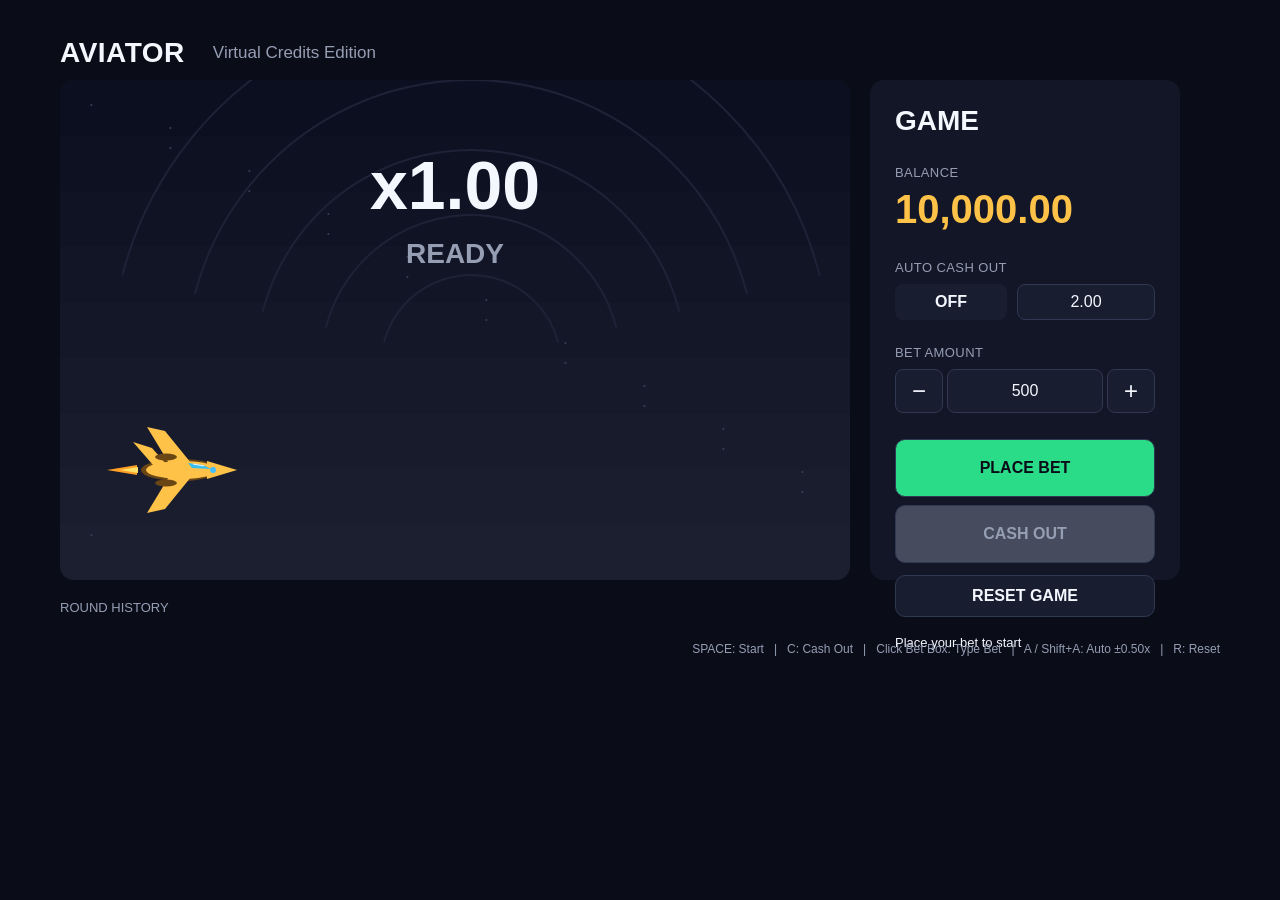
<file: index.html>
<!DOCTYPE html>
<html lang="en">
<head>
  <meta charset="UTF-8">
  <meta name="viewport" content="width=device-width, initial-scale=1.0">
  <title>Aviator - Virtual Credits</title>
  <link rel="stylesheet" href="style.css">
</head>
<body>
  <main class="app">
    <header class="topbar">
      <div class="brand">AVIATOR</div>
      <div class="subtitle">Virtual Credits Edition</div>
    </header>

    <section class="game-layout">
      <div class="flight-panel">
        <canvas id="gameCanvas"></canvas>
      </div>

      <aside class="side-panel">
        <h2>GAME</h2>

        <div class="label">BALANCE</div>
        <div id="balance" class="balance">10,000.00</div>

        <div class="label auto-label">AUTO CASH OUT</div>
        <div class="auto-row">
          <button id="autoToggle" class="toggle off">OFF</button>
          <input id="autoInput" class="auto-input" value="2.00" inputmode="decimal" aria-label="Auto cash out">
        </div>

        <div class="label bet-label">BET AMOUNT</div>
        <div class="bet-row">
          <button id="betMinus" class="small-btn">−</button>
          <input id="betInput" class="bet-input" value="500" inputmode="decimal" aria-label="Bet amount">
          <button id="betPlus" class="small-btn">+</button>
        </div>

        <button id="startBtn" class="main-btn start">PLACE BET</button>
        <button id="cashBtn" class="main-btn cash">CASH OUT</button>
        <button id="resetBtn" class="reset-btn">RESET GAME</button>

        <div id="message" class="message">Place your bet to start</div>
      </aside>
    </section>

    <section class="history-section">
      <div class="history-title">ROUND HISTORY</div>
      <div id="history" class="history"></div>
    </section>

    <footer>
      SPACE: Start &nbsp; | &nbsp; C: Cash Out &nbsp; | &nbsp;
      Click Bet Box: Type Bet &nbsp; | &nbsp; A / Shift+A: Auto ±0.50x &nbsp; | &nbsp; R: Reset
    </footer>
  </main>
  <script src="game.js"></script>
</body>
</html>
</file>
<file: style.css>
:root {
  --bg: #0a0d18;
  --panel: #121626;
  --panel2: #181d30;
  --white: #f5f7ff;
  --muted: #969eb4;
  --green: #2adc87;
  --red: #f5485c;
  --gold: #ffc248;
  --cyan: #46beff;
  --line: #303852;
}

* { box-sizing: border-box; }

body {
  margin: 0;
  min-height: 100vh;
  background: var(--bg);
  color: var(--white);
  font-family: Arial, Helvetica, sans-serif;
}

button, input { font: inherit; }

.app {
  width: min(1200px, 100%);
  margin: 0 auto;
  padding: 25px 20px 20px;
}

.topbar {
  height: 55px;
  display: flex;
  align-items: center;
  gap: 28px;
}

.brand {
  font-size: 28px;
  font-weight: 800;
  letter-spacing: .5px;
}

.subtitle {
  color: var(--muted);
  font-size: 17px;
}

.game-layout {
  display: grid;
  grid-template-columns: minmax(0, 790px) 310px;
  gap: 20px;
  align-items: start;
}

.flight-panel {
  height: 500px;
  border-radius: 14px;
  overflow: hidden;
  background: var(--panel);
}

#gameCanvas {
  width: 100%;
  height: 100%;
  display: block;
}

.side-panel {
  height: 500px;
  padding: 25px;
  background: var(--panel);
  border-radius: 14px;
}

.side-panel h2 {
  margin: 0 0 28px;
  font-size: 28px;
}

.label {
  color: var(--muted);
  font-size: 13px;
  letter-spacing: .4px;
}

.balance {
  color: var(--gold);
  font-size: 40px;
  font-weight: 800;
  margin-top: 7px;
  margin-bottom: 28px;
}

.auto-label { margin-bottom: 9px; }

.auto-row {
  display: flex;
  gap: 10px;
  margin-bottom: 25px;
}

.toggle, .auto-input {
  height: 36px;
  border-radius: 8px;
  border: 1px solid var(--line);
}

.toggle {
  width: 125px;
  border: 0;
  cursor: pointer;
  font-weight: 800;
}

.toggle.off { background: var(--panel2); color: var(--white); }
.toggle.on { background: var(--green); color: var(--bg); }

.auto-input {
  width: 138px;
  background: var(--panel2);
  color: var(--white);
  text-align: center;
  outline: none;
}

.auto-input:focus,
.bet-input:focus {
  border-color: var(--cyan);
}

.bet-label { margin-bottom: 9px; }

.bet-row {
  display: grid;
  grid-template-columns: 48px 1fr 48px;
  gap: 4px;
  margin-bottom: 18px;
}

.small-btn, .bet-input {
  height: 44px;
  border-radius: 8px;
  border: 1px solid var(--line);
  background: var(--panel2);
  color: var(--white);
}

.small-btn {
  cursor: pointer;
  font-size: 24px;
}

.small-btn:hover { background: #222941; }

.bet-input {
  width: 100%;
  text-align: center;
  outline: none;
}

.main-btn, .reset-btn {
  width: 100%;
  border-radius: 10px;
  border: 1px solid var(--line);
  cursor: pointer;
  font-weight: 800;
}

.main-btn {
  height: 58px;
  margin-top: 8px;
}

.start {
  background: var(--green);
  color: var(--bg);
}

.cash {
  background: var(--gold);
  color: var(--bg);
}

.cash:disabled, .start:disabled {
  background: #464c5e;
  color: #969eb4;
  cursor: not-allowed;
}

.reset-btn {
  height: 42px;
  margin-top: 12px;
  background: var(--panel2);
  color: var(--white);
}

.message {
  margin-top: 17px;
  min-height: 24px;
  color: var(--white);
  font-size: 13px;
  line-height: 1.35;
}

.history-section {
  margin-top: 20px;
}

.history-title {
  color: var(--muted);
  font-size: 13px;
  margin-bottom: 10px;
}

.history {
  display: flex;
  flex-wrap: wrap;
  gap: 12px;
}

.history-item {
  padding: 5px 9px;
  border-radius: 6px;
  background: var(--panel2);
  font-size: 14px;
}

.history-item.win { color: var(--green); }
.history-item.loss { color: var(--red); }

footer {
  color: var(--muted);
  font-size: 12px;
  margin-top: 17px;
  text-align: right;
}

@media (max-width: 900px) {
  .game-layout { grid-template-columns: 1fr; }
  .side-panel { height: auto; }
  .flight-panel { height: min(500px, 65vw); }
  footer { text-align: left; }
}
</file>
